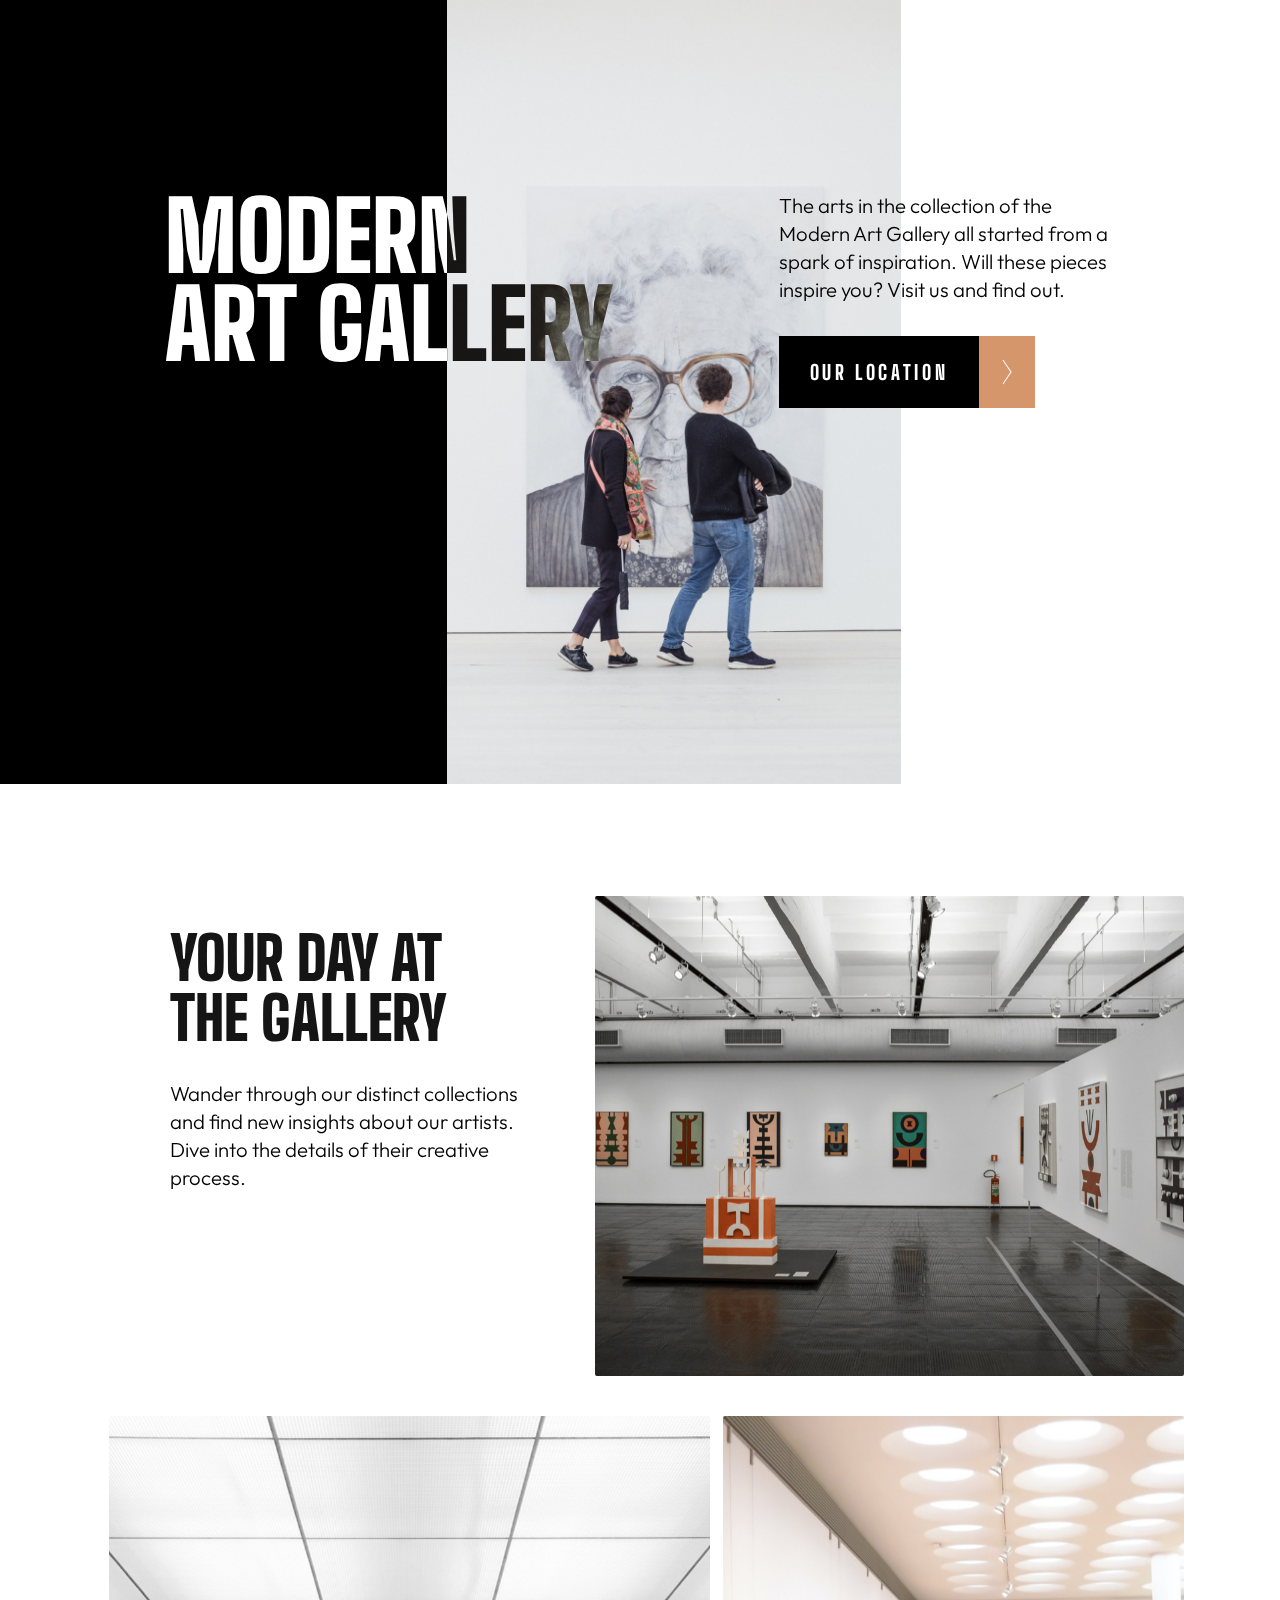
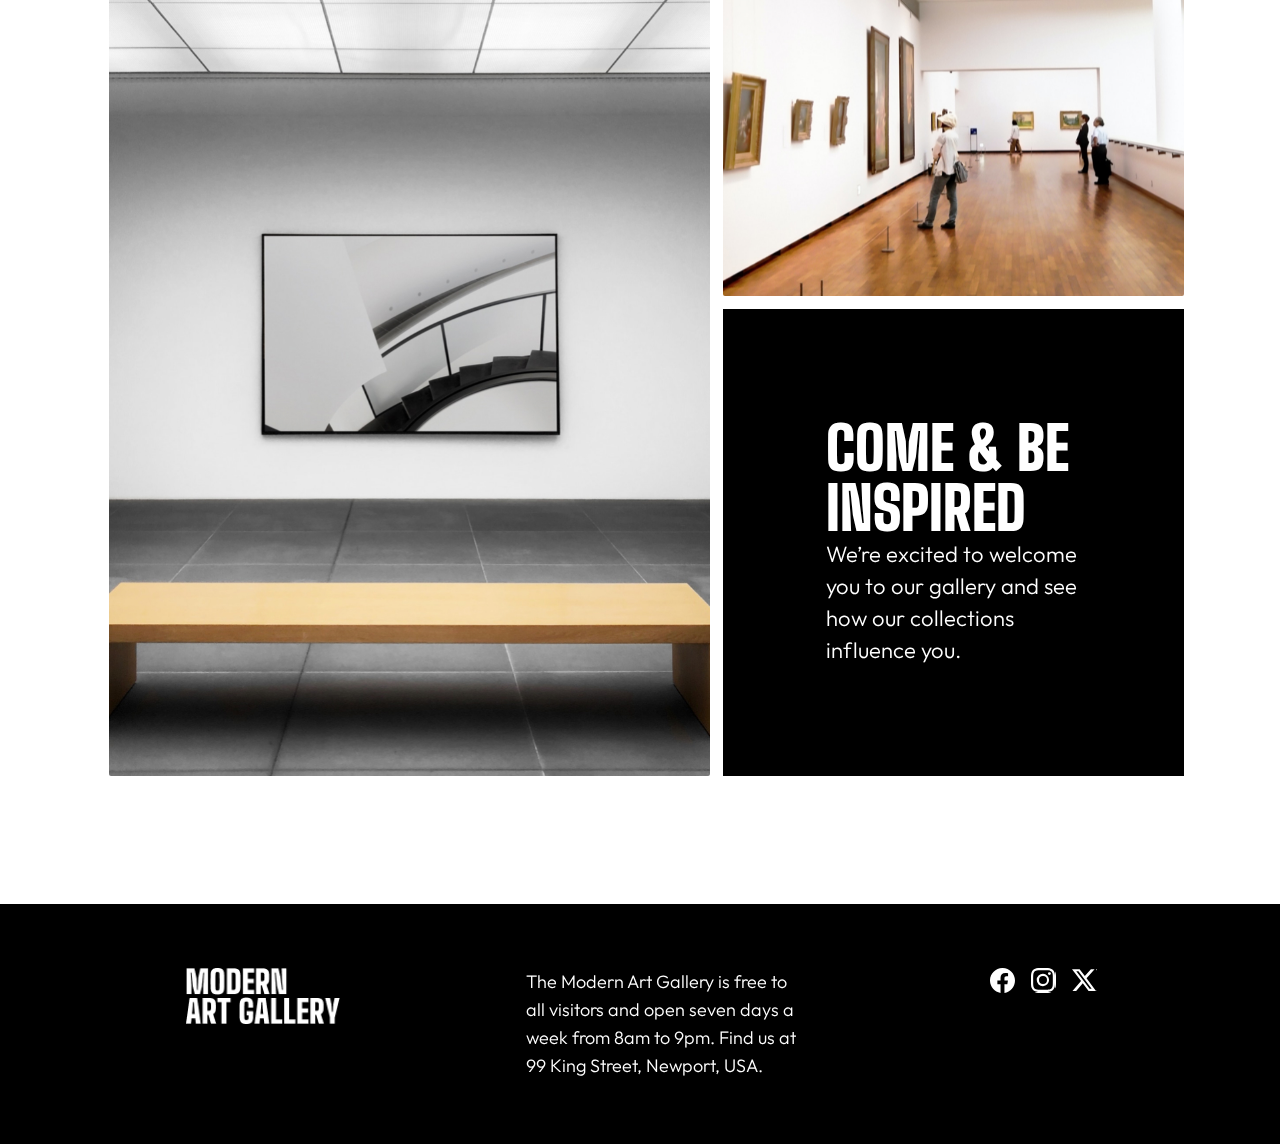
<file: index.html>
<!DOCTYPE html>
<html lang="en">
  <head>
    <meta charset="UTF-8" />
    <meta name="viewport" content="width=device-width, initial-scale=1.0" />
    <title>Art Gallery</title>
    <link rel="preconnect" href="https://fonts.googleapis.com" />
    <link rel="preconnect" href="https://fonts.gstatic.com" crossorigin />
    <link
      href="https://fonts.googleapis.com/css2?family=Big+Shoulders+Display:wght@800;900&display=swap"
      rel="stylesheet"
    />
    <link rel="preconnect" href="https://fonts.googleapis.com" />
    <link rel="preconnect" href="https://fonts.gstatic.com" crossorigin />
    <link
      href="https://fonts.googleapis.com/css2?family=Big+Shoulders+Display:wght@800;900&family=Outfit:wght@300&display=swap"
      rel="stylesheet"
    />

    <link rel="stylesheet" href="styles.css" />
  </head>
  <body>
    <main>
      <div class="grid-box">
        <div class="box-1"></div>
        <div class="box-2">
          <!-- <img src="./images/Rectangle.jpg" /> -->
        </div>
        <div class="box-3"></div>
      </div>

      <div class="top-content">
        <div class="content-heading">
          <h1>Modern <br />Art Gallery</h1>
        </div>
        <div class="overlay">
          <p>
            The arts in the collection of the Modern Art Gallery all started
            from a spark of inspiration. Will these pieces inspire you? Visit us
            and find out.
          </p>
          <div class="location" id="location">
            <div class="location-btn" id="location-btn">
              <p>our location</p>
            </div>
            <img src="./images/Group.png" />
          </div>
        </div>
      </div>

      <div class="mid-content">
        <div></div>
        <div class="gallery-div-text">
          <div class="text">
            <h1>your day at the gallery</h1>
            <p>
              Wander through our distinct collections and find new insights
              about our artists. Dive into the details of their creative
              process.
            </p>
          </div>
        </div>
        <div class="gallery-div-image"></div>
        <div></div>
      </div>

      <div class="bottom-content">
        <div></div>
        <div class="bottom-content-img-1"></div>
        <div class="bottom-content-img-2"></div>
        <div class="bottom-content-text">
          <div>
            <h1>COME & BE INSPIRED</h1>
            <p>
              We’re excited to welcome you to our gallery and see how our
              collections influence you.
            </p>
          </div>
        </div>
        <div></div>
      </div>
    </main>

    <footer>
      <div class="flex-footer">
        <div class="flex-content">
          <div class="footer-heading"></div>
          <div class="footer-text">
            <p>
              The Modern Art Gallery is free to all visitors and open seven days
              a week from 8am to 9pm. Find us at 99 King Street, Newport, USA.
            </p>
          </div>
          <div class="footer-icons">
          <div class="facebook"></div>
           <div class="insta"></div>
           <div class="twitter"></div>
          </div>
        </div>
      </div>
    </footer>

    <script>
      var myButton = document.getElementById("location");

      myButton.addEventListener("click", function () {
        window.location.href = "./location.html";
      });
    </script>
  </body>
</html>
</file>
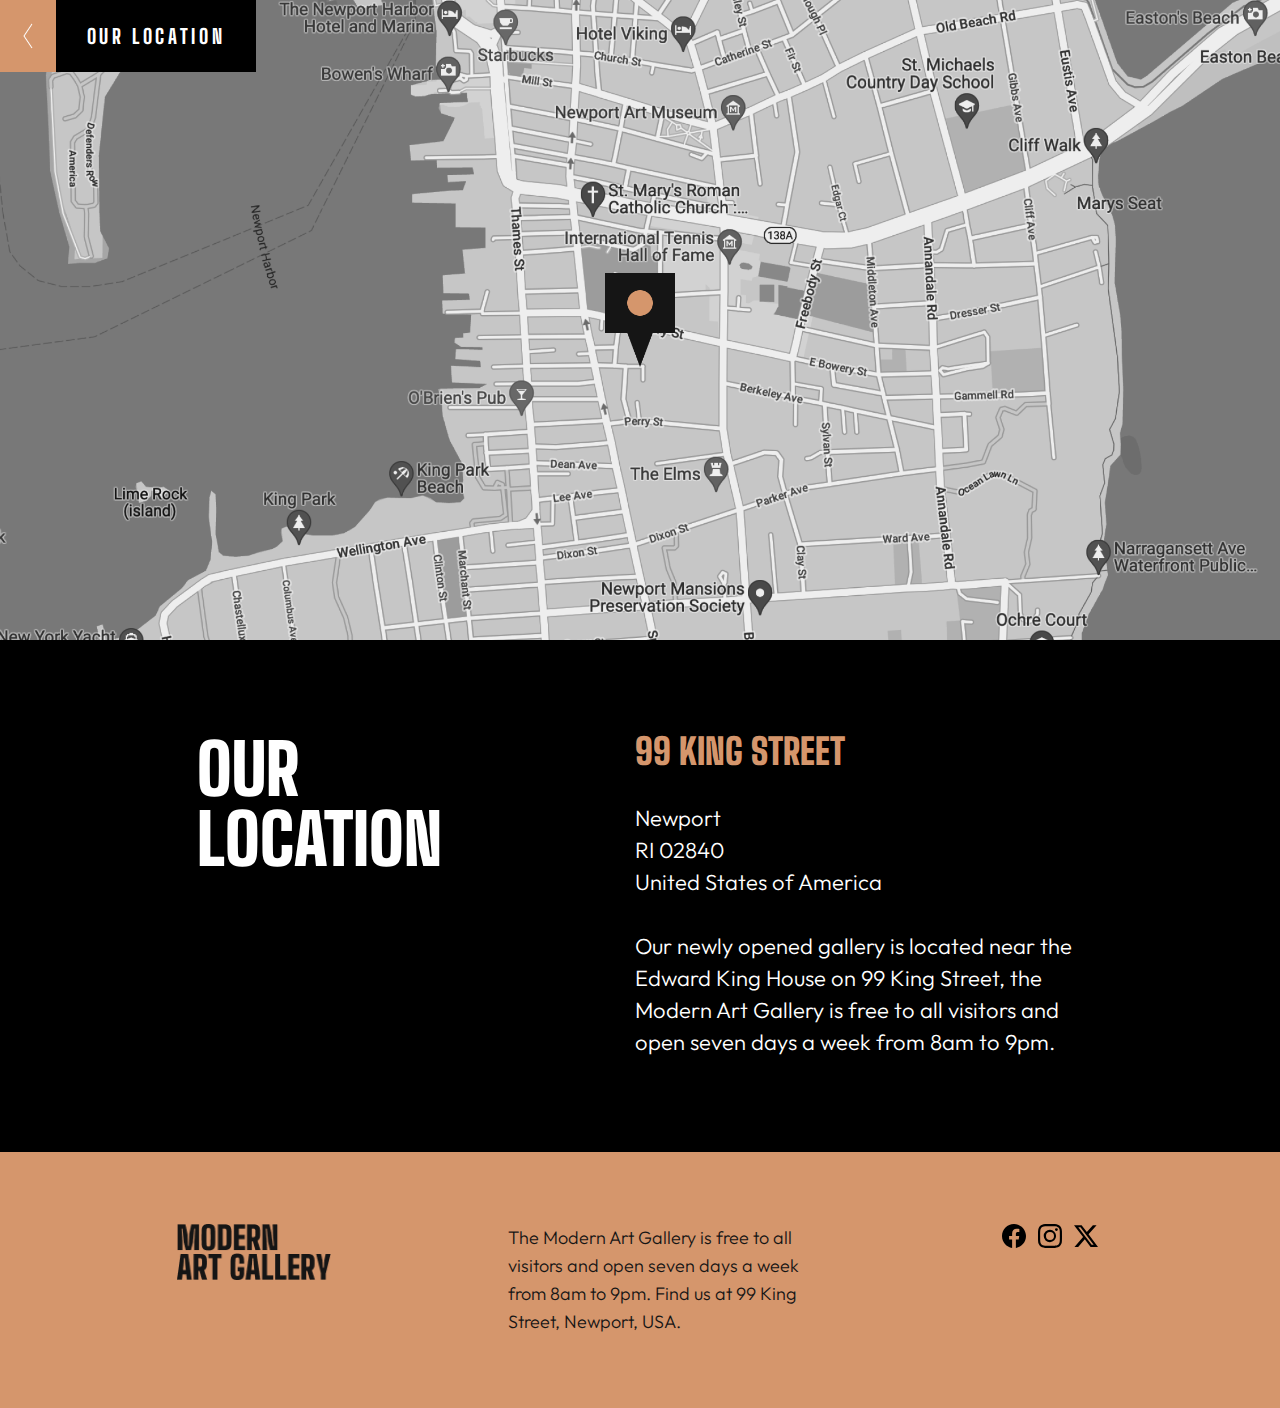
<file: location.html>
<!DOCTYPE html>
<html lang="en">
  <head>
    <meta charset="UTF-8" />
    <meta name="viewport" content="width=device-width, initial-scale=1.0" />
    <title>Art Gallery</title>
    <link rel="preconnect" href="https://fonts.googleapis.com" />
    <link rel="preconnect" href="https://fonts.gstatic.com" crossorigin />
    <link
      href="https://fonts.googleapis.com/css2?family=Big+Shoulders+Display:wght@800;900&display=swap"
      rel="stylesheet"
    />
    <link rel="preconnect" href="https://fonts.googleapis.com" />
    <link rel="preconnect" href="https://fonts.gstatic.com" crossorigin />
    <link
      href="https://fonts.googleapis.com/css2?family=Big+Shoulders+Display:wght@800;900&family=Outfit:wght@300&display=swap"
      rel="stylesheet"
    />

    <link rel="stylesheet" href="location.css" />
  </head>
  <body>
        <main>
          <div class="top">
            <div class="location" id="location">
            <img src="./images/Group (1).png" />
            <div class="location-btn" id="location-btn">
              <p>our location</p>
            </div>
          </div>
        </div>
          
          <div class="mid">
               <div>
                <h1>Our Location</h1>
                <div class="address">
                  <h2>99 king street</h2>
                  <p>Newport<br>
                    RI 02840<br>
                    United States of America</p>

                    <p>
                      Our newly opened gallery is located near the Edward King House on 99 King Street, the Modern  Art Gallery is free to all visitors and open seven days a week from 8am to 9pm.
                    </p>
                </div>
              </div>
          </div>

          <div class="bottom">
              <div class="flex-footer">
                <div class="flex-content">
                  <div class="footer-heading"></div>
                  <div class="footer-text">
                    <p>
                      The Modern Art Gallery is free to all visitors and open seven days
                      a week from 8am to 9pm. Find us at 99 King Street, Newport, USA.
                    </p>
                  </div>
                  <div class="social-icons">
                  <img class="facebook" src="./images/facebook copy.svg">
                  <img src="./images/instagram copy 2.svg">
                  <img src="./images/twitter-x copy 2.svg">
                </div>
                </div>
              </div>
          </div>
        </main>

        <script>
          var myButton = document.getElementById("location");
    
          myButton.addEventListener("click", function () {
            window.location.href = "./index.html";
          });
        </script>
  </body>
</html>
</file>
<file: styles.css>
* {
  padding: 0;
  margin: 0;
}
p {
  font-family: Outfit;
  font-size: 1.275rem;
  font-style: normal;
  font-weight: 300;
  line-height: 1.75rem;
}

/* grid-box starts here */
.grid-box {
  display: grid;
  grid-template-columns: 1.18fr 1.2fr 1fr;
  grid-template-rows: 49rem;
}
.box-1 {
  background-color: black;
}
.box-2 {
  width: 100%;
  height: 100%;
  background-image: url("./images/Rectangle.jpg");
  background-position: center;
  background-size: cover;
}
/* grid-box ends here */

/* top-content starts here */
.top-content {
  top: 12rem;
  width: 100%;
  position: absolute;
  display: flex;
  flex-direction: row;
  justify-content: space-evenly;
}

/* content-heading starts here*/
.content-heading h1 {
  font-family: Big Shoulders Display;
  font-size: 6rem;
  font-style: normal;
  mix-blend-mode: difference;
  color: white;
  font-weight: 900;
  line-height: 5.5rem;
  text-transform: uppercase;
}
.content-heading {
  margin-bottom: 3rem;
  width: fit-content;
}
/* content-heading ends here */

/* Overlay class starts*here */
.overlay {
  display: flex;
  flex-direction: column;
  width: 21rem;
}
.overlay p {
  margin-bottom: 2rem;
}

/* location starts here */
.location {
  display: flex;
  width: fit-content;
}
.location:hover {
  cursor: pointer;
}
.location-btn {
  display: flex;
  justify-content: center;
  align-items: center;
  background-color: black;
  width: 12.5rem;
  height: 4.5rem;
}
.location-btn p {
  display: flex;
  margin: 0;
  color: var(--White, #fff);
  font-family: Big Shoulders Display;
  font-size: 1.25rem;
  font-style: normal;
  font-weight: 800;
  line-height: normal;
  text-transform: uppercase;
  letter-spacing: 0.22725rem;
}

/* top-content, overlay and location ends here */

/* mid content starts here */
.mid-content {
  margin-top: 7rem;
  display: grid;
  grid-template-columns: 1fr 37vw 46vw 1fr;
  grid-template-rows: 30rem;
  margin-bottom: 2.5rem;
}

/* gallery-div-text */
.gallery-div-text h1 {
  color: var(--Almost-Black, #151515);
  font-feature-settings: "clig" off, "liga" off;
  margin-bottom: 2rem;
  /* Heading (M) */
  font-family: Big Shoulders Display;
  font-size: 3.75rem;
  font-style: normal;
  font-weight: 900;
  line-height: 3.75rem;
  text-transform: uppercase;
}
.gallery-div-text {
  display: flex;
  justify-content: center;
}

.text {
  margin-top: 2rem;
  display: flex;
  flex-direction: column;
  width: 22rem;
}
/* gallery-div-image content start here */
.gallery-div-image {
  height: 100%;
  width: 100%;
  border-radius: 2px;
  background-image: url("./images/Rectangle\ \(1\).jpg");
  background-position: center;
  background-size: cover;
  margin-left: 1vw;
}
/* mid-content ends here */

/* bottom-content starts here */
.bottom-content {
  display: grid;
  grid-template-columns: 1fr 47vw 36vw 1fr;
  grid-template-rows: 30rem 30rem;
  margin-bottom: 8rem;
}

.bottom-content-img-1 {
  grid-column: 2/3;
  grid-row: 1/3;
  height: 100%;
  width: 100%;
  border-radius: 2px;
  background-image: url("./images/Rectangle\ Copy\ 2.jpg");
  background-position: center;
  background-size: cover;
}
.bottom-content-img-2 {
  grid-column: 3/4;
  grid-row: 1/2;
  height: 100%;
  width: 100%;
  border-radius: 2px;
  background-image: url("./images/Rectangle\ Copy\ 4.jpg");
  background-position: center;
  background-size: cover;
  overflow: hidden;
  margin-left: 1vw;
}
.bottom-content-text {
  display: flex;
  flex-direction: column;
  justify-content: center;
  grid-column: 3/4;
  grid-row: 2/3;
  background-color: black;
  margin-left: 1vw;
  width: 100%;
  margin-top: 1vw;
}
.bottom-content-text h1 {
  color: var(--White, white);
  font-feature-settings: "clig" off, "liga" off;
  font-family: Big Shoulders Display;
  font-size: 3.75rem;
  font-style: normal;
  font-weight: 900;
  line-height: 3.75rem;
  text-transform: uppercase;
}
.bottom-content-text p {
  color: var(--White, #fff);
  font-feature-settings: "clig" off, "liga" off;
  font-family: Outfit;
  font-size: 1.375rem;
  font-style: normal;
  font-weight: 300;
  line-height: 2rem;
}
.bottom-content-text {
  display: flex;
  flex-direction: column;
  justify-content: center;
}
.bottom-content-text div {
  width: 20vw;
  margin: auto;
}

/*footer starts here*/

.flex-footer {
  background-color: black;
  display: flex;
  flex-direction: column;
  justify-content: center;
  height: 15rem;
}
.flex-footer .flex-content {
  display: flex;
  justify-content: space-evenly;
}
.footer-heading {
  height: 3.5rem;
  width: 10rem;
  background-image: url("./images/MODERNARTGALLERY.png");
  background-position: center;
  background-size: contain;
  background-repeat: no-repeat;
}
.footer-text p {
  color: var(--White, #fff);
  font-family: Outfit;
  font-size: 1.125rem;
  font-style: normal;
  font-weight: 300;
  line-height: 1.75rem; /* 155.556% */
}
.footer-text {
  width: 22vw;
}
.footer-icons {
  display: flex;
}
.facebook {
  height: 25px;
  width: 25px;
  background-repeat: none;
  background-size: cover;
  background-image: url("./images/facebook.svg");
}
.facebook:hover {
  cursor: pointer;
  background-image: url("./images/facebook1.svg");
}

.insta {
  height: 25px;
  width: 25px;
  background-image: url("/images/instagram.svg");
  margin-left: 1rem;
}
.insta:hover {
  cursor: pointer;
  background-image: url("./images/instagram\ copy.svg");
}

.twitter {
  height: 25px;
  width: 25px;
  background-image: url("/images/twitter-x.svg");
  margin-left: 1rem;
}
.twitter:hover {
  cursor: pointer;
  background-image: url("./images/twitter-x\ copy.svg");
}

/* media query for Tablet View */
@media screen and (max-width: 800px) {
  .grid-box {
    grid-template-columns: 1.45fr 1fr;
  }
  .box-1 {
    display: none;
  }
  .top-content {
    display: flex;
    flex-direction: column;
    top: 5rem;
    right: 0;
    width: fit-content;
  }
  .top-content .content-heading h1 {
    font-size: 4rem;
    mix-blend-mode: normal;
    color: var(--Almost-Black, #151515);
    font-weight: 900;
    line-height: 4.0625rem;
  }

  /*media query for mid-content*/

  .mid-content {
    margin-top: 4rem;
    display: grid;
    grid-template-columns: 1fr 43vw 52vw 1fr;
    grid-template-rows: 25rem;
  }
  .gallery-div-text h1 {
    font-size: 3rem;
    font-weight: 900;
    line-height: 2.8125rem;
  }

  /* media query for bottom-content */
  .bottom-content {
    display: grid;
    grid-template-columns: 1fr 52vw 41vw 1fr;
    grid-template-rows: 23rem 23rem;
    margin-bottom: 4rem;
  }
  .bottom-content-text h1{
    line-height: 2.8125rem;
    font-size: 3.125rem;
  }
  .bottom-content-text div {
    width: 12rem;
  }

  .footer-heading {
    height: 2.5rem;
    width: 6.8rem;
  }
  .footer-text {
    width: 40vw;
  }
  .footer-text p {
    font-size: 1rem;
    font-weight: 300;
    line-height: 1.625rem; /* 162.5% */
  }
}

/* media query for mobile */
@media screen and (max-width: 500px) {
  main {
    margin-left: 1rem;
    margin-right: 1rem;
  }
  .grid-box {
    grid-template-columns: 1fr;
    grid-template-rows: 16rem;
  }

  .top-content {
    position: relative;
    display: flex;
    flex-direction: column;
    top: 2rem;
    width: 100%;
  }
  .content-heading {
    margin-bottom: 2rem;
  }
  .overlay {
    flex-direction: column;
    width: 90vw;
  }

  .top-content .content-heading h1 {
    color: var(--Almost-Black, #151515);
    font-size: 3.75rem;
    line-height: 3.4375rem;
  }
  .mid-content {
    margin-top: 6rem;
    display: grid;
    grid-template-columns: 1fr;
    grid-template-rows: 25rem;
  }
  .gallery-div-image {
    grid-row: 1/2;
    margin-left: 0;
  }
  .gallery-div-text h1 {
    margin-bottom: 1rem;
  }
  .text {
    width: 90vw;
  }

  .bottom-content {
    display: grid;
    grid-template-columns: 1fr 50vw 1fr;
    grid-template-rows: 32rem 22rem 22rem;
    margin-bottom: 4rem;
  }
  .bottom-content-text div {
    width: 12rem;
  }

  .bottom-content-img-1 {
    grid-column: 1/4;
    grid-row: 1/2;
    height: 100%;
    width: 100%;
    border-radius: 2px;
    background-image: url("./images/Rectangle\ Copy\ 2.jpg");
    background-position: center;
    background-size: cover;
    margin-bottom: 4rem;
  }
  .bottom-content-img-2 {
    grid-column: 1/4;
    grid-row: 2/3;
    height: 100%;
    width: 100%;
    border-radius: 2px;
    background-image: url("./images/Rectangle\ Copy\ 4.jpg");
    background-position: center;
    background-size: cover;
    overflow: hidden;
    margin-bottom: 2rem;
    margin-left: 0;
    margin-top: 2vw;
  }
  .bottom-content-text {
    display: flex;
    flex-direction: column;
    justify-content: center;
    grid-column: 1/4;
    grid-row: 3/4;
    background-color: black;
    width: 100%;
    margin-left: 0;
    margin-top: 4vw;
  }

  .bottom-content-text div {
    width: 85vw;
  }

  .flex-footer .flex-content {
    flex-direction: column;
  }
  .footer-heading,
  .footer-text,
  .footer-icons {
    margin-top: 2rem;
  }
  .flex-footer {
    height: 20rem;
  }
  .footer-text {
    width: 80vw;
  }
  .flex-footer {
    align-items: center;
  }
  .facebook {
    margin-left: 0;
  }
}
</file>
<file: location.css>
* {
  margin: 0;
  padding: 0;
}
main {
  display: grid;
  grid-template-columns: 1fr;
  grid-template-rows: 40rem 32rem 16rem;
}
.top {
  height: 100%;
  width: 100%;
  background-image: url("./images/Maps.png");
  background-repeat: no-repeat;
  background-size: cover;
  background-position: center;
}

.location {
  display: flex;
  width: fit-content;
}
.location:hover {
  cursor: pointer;
}
.location-btn {
  display: flex;
  justify-content: center;
  align-items: center;
  background-color: black;
  width: 12.5rem;
  height: 4.5rem;
}
.location-btn p {
  display: flex;
  margin: 0;
  color: var(--White, #fff);
  font-family: Big Shoulders Display;
  font-size: 1.25rem;
  font-style: normal;
  font-weight: 800;
  line-height: normal;
  text-transform: uppercase;
  letter-spacing: 0.22725rem;
}

.mid {
  display: flex;
  flex-direction: column;
  background-color: black;
  justify-content: center;
  padding-bottom: auto;
}
.mid div {
  display: flex;
  justify-content: space-evenly;
}
.mid h1 {
  width: 15rem;
  color: var(--White, #fff);
  font-feature-settings: "clig" off, "liga" off;
  /* Heading (L) */
  font-family: Big Shoulders Display;
  font-size: 4.375rem;
  font-style: normal;
  font-weight: 900;
  line-height: 4.375rem; /* 100% */
  text-transform: uppercase;
}
.address {
  display: flex;
  flex-direction: column;
}
.address h2 {
  color: var(--Gold, #d5966c);
  font-feature-settings: "clig" off, "liga" off;
  width: fit-content;
  font-family: Big Shoulders Display;
  font-size: 2.25rem;
  font-style: normal;
  font-weight: 900;
  line-height: 2.25rem;
  text-transform: uppercase;
}
.address p {
  margin-top: 2rem;
  color: var(--White, #fff);
  font-feature-settings: "clig" off, "liga" off;
  width: 35vw;
  font-family: Outfit;
  font-size: 1.375rem;
  font-style: normal;
  font-weight: 300;
  line-height: 2rem; /* 145.455% */
}

.flex-footer {
  background-color: #d5966c;
  display: flex;
  flex-direction: column;
  justify-content: center;
  height: 16rem;
}
.flex-footer .flex-content {
  display: flex;
  flex-direction: row;
  justify-content: space-evenly;
}
.footer-heading {
  height: 3.5rem;
  width: 10rem;
  fill: var(--Almost-Black, #151515);
  background-image: url("./images/MODERNARTGALLERY\ \(1\).png");
  background-position: center;
  background-size: contain;
  background-repeat: no-repeat;
}
.footer-text p {
  color: var(--Almost-Black, #151515);
  font-family: Outfit;
  font-size: 1.125rem;
  font-style: normal;
  font-weight: 300;
  line-height: 1.75rem; /* 155.556% */
}
.footer-text {
  width: 25vw;
}
.footer-icons {
  width: 6.25rem;
  height: 1.25rem;
  background-image: url("./images/Group\ 5.png");
  background-position: center;
  background-size: contain;
  background-repeat: no-repeat;
}

.flex-content img {
  margin-right: 0.5rem;
}
.flex-content img:hover {
  cursor: pointer;
}

 /*media query for tablet */
 @media screen and (max-width: 800px) {
  .mid h1 {
    font-size: 3.4375rem;
    line-height: 3.125rem;
    width: 36vw;
  }

  .address h2 {
    font-size: 2rem;
    line-height: 2rem;
  }
  .address p {
    font-size: 1.125rem;
    line-height: 1.75rem;
  }
  .footer-heading {
    height: 2.5rem;
    width: 6.8rem;
  }
  .footer-text p {
    font-size: 1rem;
    line-height: 1.625rem;
  }
  .footer-text {
    width: 40vw;
  }

  /* media screen for mobile view */
  @media screen and (max-width: 500px) {
    .mid h1 {
      margin-bottom: 2rem;
      margin-left: 1rem;
      width: 90vw;
    }
    .mid div {
      margin-left: 1rem;
      display: flex;
      flex-direction: column;
      width: 90vw;
    }
    .address p {
      width: 80vw;
    }

    .flex-footer .flex-content {
      flex-direction: column;
    }
    .footer-heading,
    .footer-text,
    .footer-icons {
      margin-top: 2rem;
    }
    .flex-footer {
      height: 20rem;
    }
    .flex-footer {
      align-items: center;
    }
    .flex-footer p {
      width: 80vw;
    }
    .flex-content {
      width: 80vw;
    }
    .social-icons {
      margin-top: 2rem;
    }
  }
}
</file>
